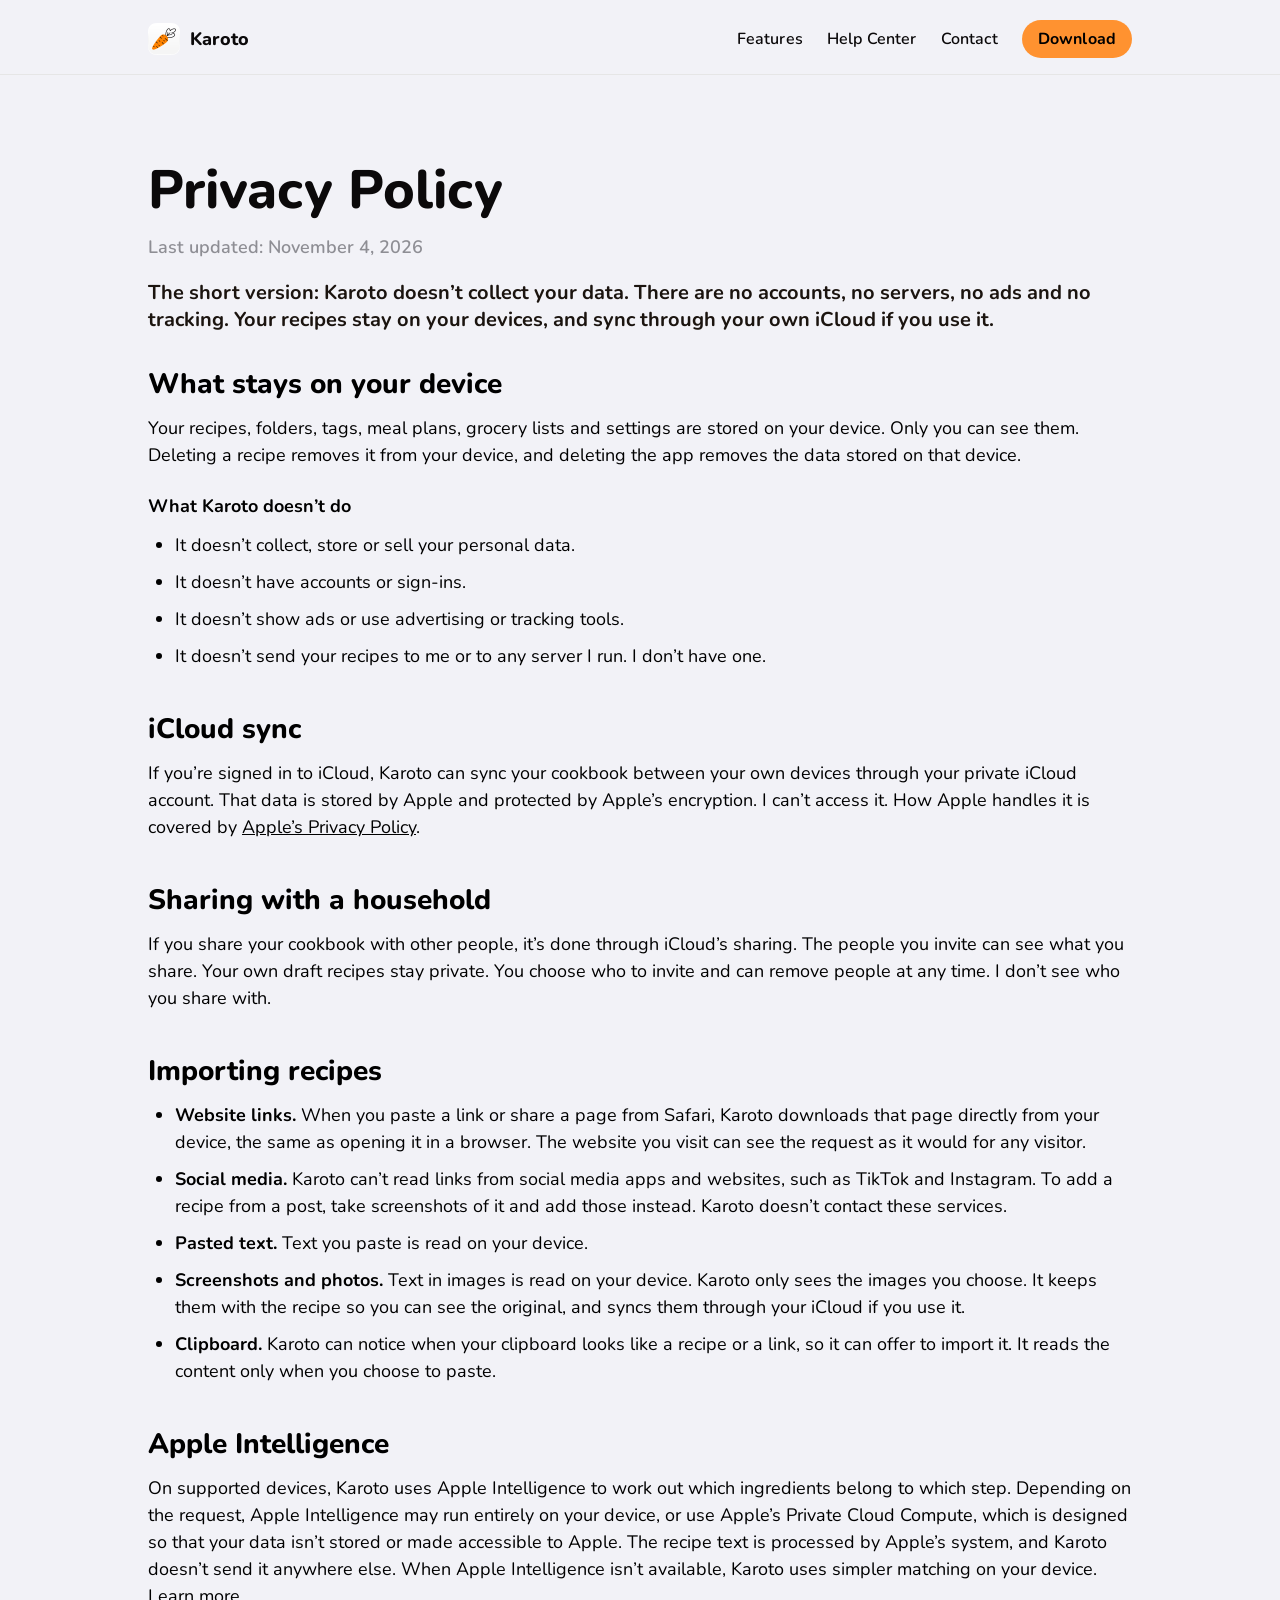
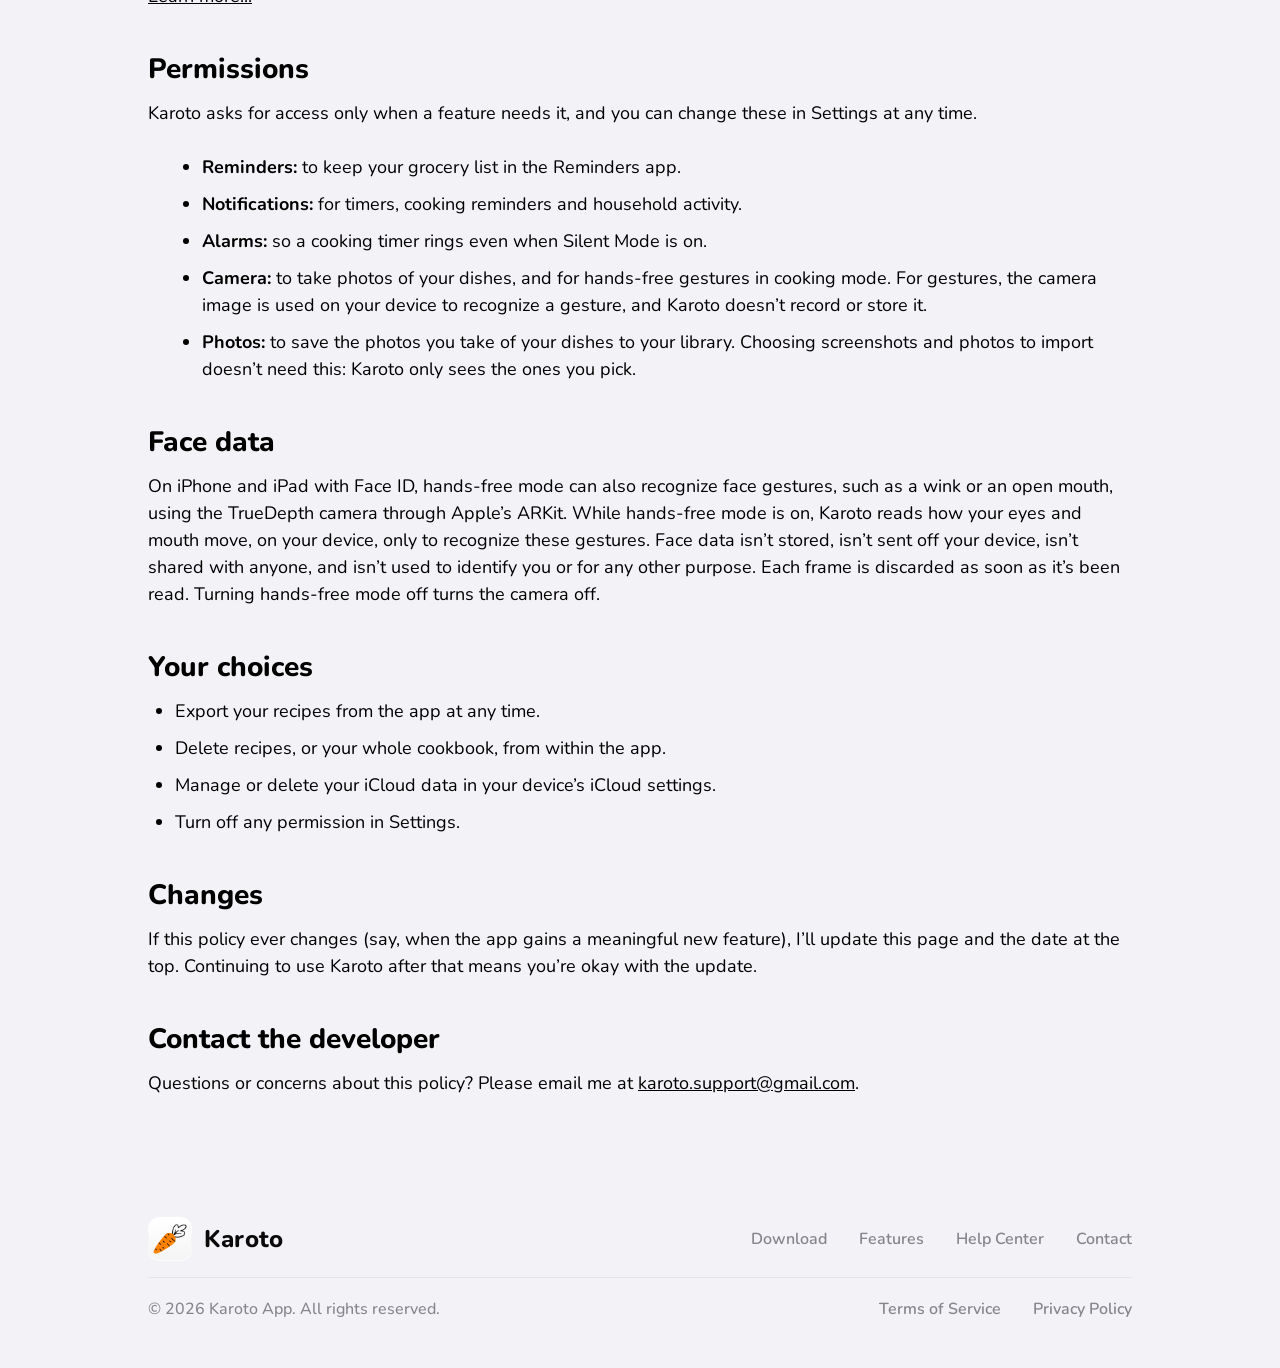
<file: privacy.html>
<!doctype html>
<html lang="en">
<head>
  <meta charset="utf-8">
  <meta name="viewport" content="width=device-width, initial-scale=1">
  <title>Privacy Policy — Karoto</title>
  <meta name="description" content="Karoto doesn't collect your data. No accounts, no servers, no ads and no tracking.">
  <link rel="icon" type="image/png" href="assets/karoto-icon.png">
  <link rel="apple-touch-icon" href="assets/karoto-icon.png">

  <link rel="preconnect" href="https://fonts.googleapis.com">
  <link rel="preconnect" href="https://fonts.gstatic.com" crossorigin>
  <link rel="stylesheet" href="https://fonts.googleapis.com/css2?family=Nunito:wght@400;500;600;700;800&display=swap">
  <link rel="stylesheet" href="css/styles.css">
</head>
<body>

  <!-- Header -->
  <header class="site-header">
    <div class="container header-row">
      <a class="brand" href="/" aria-label="Karoto home">
        <img src="assets/karoto-icon.png" alt="" width="32" height="32">
        <span>Karoto</span>
      </a>
      <nav class="header-nav" aria-label="Main">
        <a href="/#features">Features</a>
        <a href="/help">Help Center</a>
        <a href="mailto:karoto.support@gmail.com">Contact</a>
        <a class="button" href="/#download">Download</a>
      </nav>
    </div>
  </header>

  <main class="container legal">
    <div class="legal-intro">
      <div class="legal-title">
        <h1>Privacy Policy</h1>
        <p class="legal-date">Last updated: November 4, 2026</p>
      </div>
      <p class="legal-summary">The short version: Karoto doesn’t collect your data. There are no accounts, no servers, no ads and no tracking. Your recipes stay on your devices, and sync through your own iCloud if you use it.</p>
    </div>

    <div class="legal-sections">
      <div class="legal-group">
        <section>
          <h2>What stays on your device</h2>
          <p>Your recipes, folders, tags, meal plans, grocery lists and settings are stored on your device. Only you can see them. Deleting a recipe removes it from your device, and deleting the app removes the data stored on that device.</p>
        </section>
        <section class="legal-sub">
          <h3>What Karoto doesn’t do</h3>
          <ul>
            <li>It doesn’t collect, store or sell your personal data.</li>
            <li>It doesn’t have accounts or sign-ins.</li>
            <li>It doesn’t show ads or use advertising or tracking tools.</li>
            <li>It doesn’t send your recipes to me or to any server I run. I don’t have one.</li>
          </ul>
        </section>
      </div>

      <section>
        <h2>iCloud sync</h2>
        <p>If you’re signed in to iCloud, Karoto can sync your cookbook between your own devices through your private iCloud account. That data is stored by Apple and protected by Apple’s encryption. I can’t access it. How Apple handles it is covered by <a href="https://www.apple.com/legal/privacy/en-ww/" target="_blank" rel="noopener">Apple’s Privacy Policy</a>.</p>
      </section>

      <section>
        <h2>Sharing with a household</h2>
        <p>If you share your cookbook with other people, it’s done through iCloud’s sharing. The people you invite can see what you share. Your own draft recipes stay private. You choose who to invite and can remove people at any time. I don’t see who you share with.</p>
      </section>

      <section>
        <h2>Importing recipes</h2>
        <ul>
          <li><strong>Website links.</strong> When you paste a link or share a page from Safari, Karoto downloads that page directly from your device, the same as opening it in a browser. The website you visit can see the request as it would for any visitor.</li>
          <li><strong>Social media.</strong> Karoto can’t read links from social media apps and websites, such as TikTok and Instagram. To add a recipe from a post, take screenshots of it and add those instead. Karoto doesn’t contact these services.</li>
          <li><strong>Pasted text.</strong> Text you paste is read on your device.</li>
          <li><strong>Screenshots and photos.</strong> Text in images is read on your device. Karoto only sees the images you choose. It keeps them with the recipe so you can see the original, and syncs them through your iCloud if you use it.</li>
          <li><strong>Clipboard.</strong> Karoto can notice when your clipboard looks like a recipe or a link, so it can offer to import it. It reads the content only when you choose to paste.</li>
        </ul>
      </section>

      <section>
        <h2>Apple Intelligence</h2>
        <p>On supported devices, Karoto uses Apple Intelligence to work out which ingredients belong to which step. Depending on the request, Apple Intelligence may run entirely on your device, or use Apple’s Private Cloud Compute, which is designed so that your data isn’t stored or made accessible to Apple. The recipe text is processed by Apple’s system, and Karoto doesn’t send it anywhere else. When Apple Intelligence isn’t available, Karoto uses simpler matching on your device. <a href="https://support.apple.com/en-us/121115?cid=general-apple-intelligence-b3d8fc66-62028090" target="_blank" rel="noopener">Learn more...</a></p>
      </section>

      <section>
        <h2>Permissions</h2>
        <div>
          <p>Karoto asks for access only when a feature needs it, and you can change these in Settings at any time.</p>
          <ul class="legal-list-indented">
            <li><strong>Reminders:</strong> to keep your grocery list in the Reminders app.</li>
            <li><strong>Notifications:</strong> for timers, cooking reminders and household activity.</li>
            <li><strong>Alarms:</strong> so a cooking timer rings even when Silent Mode is on.</li>
            <li><strong>Camera:</strong> to take photos of your dishes, and for hands-free gestures in cooking mode. For gestures, the camera image is used on your device to recognize a gesture, and Karoto doesn’t record or store it.</li>
            <li><strong>Photos:</strong> to save the photos you take of your dishes to your library. Choosing screenshots and photos to import doesn’t need this: Karoto only sees the ones you pick.</li>
          </ul>
        </div>
      </section>

      <section>
        <h2>Face data</h2>
        <p>On iPhone and iPad with Face ID, hands-free mode can also recognize face gestures, such as a wink or an open mouth, using the TrueDepth camera through Apple’s ARKit. While hands-free mode is on, Karoto reads how your eyes and mouth move, on your device, only to recognize these gestures. Face data isn’t stored, isn’t sent off your device, isn’t shared with anyone, and isn’t used to identify you or for any other purpose. Each frame is discarded as soon as it’s been read. Turning hands-free mode off turns the camera off.</p>
      </section>

      <section>
        <h2>Your choices</h2>
        <ul>
          <li>Export your recipes from the app at any time.</li>
          <li>Delete recipes, or your whole cookbook, from within the app.</li>
          <li>Manage or delete your iCloud data in your device’s iCloud settings.</li>
          <li>Turn off any permission in Settings.</li>
        </ul>
      </section>

      <section>
        <h2>Changes</h2>
        <p>If this policy ever changes (say, when the app gains a meaningful new feature), I’ll update this page and the date at the top. Continuing to use Karoto after that means you’re okay with the update.</p>
      </section>

      <section>
        <h2>Contact the developer</h2>
        <p>Questions or concerns about this policy? Please email me at <a href="mailto:karoto.support@gmail.com">karoto.support@gmail.com</a>.</p>
      </section>
    </div>
  </main>

  <!-- Footer -->
  <footer class="site-footer">
    <div class="container">
      <div class="footer-top">
        <a class="brand brand-large" href="/" aria-label="Karoto home">
          <img src="assets/karoto-icon.png" alt="" width="44" height="44">
          <span>Karoto</span>
        </a>
        <nav class="footer-nav" aria-label="Footer">
          <a href="/#download">Download</a>
          <a href="/#features">Features</a>
          <a href="/help">Help Center</a>
          <a href="mailto:karoto.support@gmail.com">Contact</a>
        </nav>
      </div>
      <div class="separator"></div>
      <div class="footer-bottom">
        <p>© <span data-year>2026</span> Karoto App. All rights reserved.</p>
        <nav class="footer-nav" aria-label="Legal">
          <a href="/terms">Terms of Service</a>
          <a href="/privacy" aria-current="page">Privacy Policy</a>
        </nav>
      </div>
    </div>
  </footer>

  <script src="js/main.js"></script>
</body>
</html>
</file>
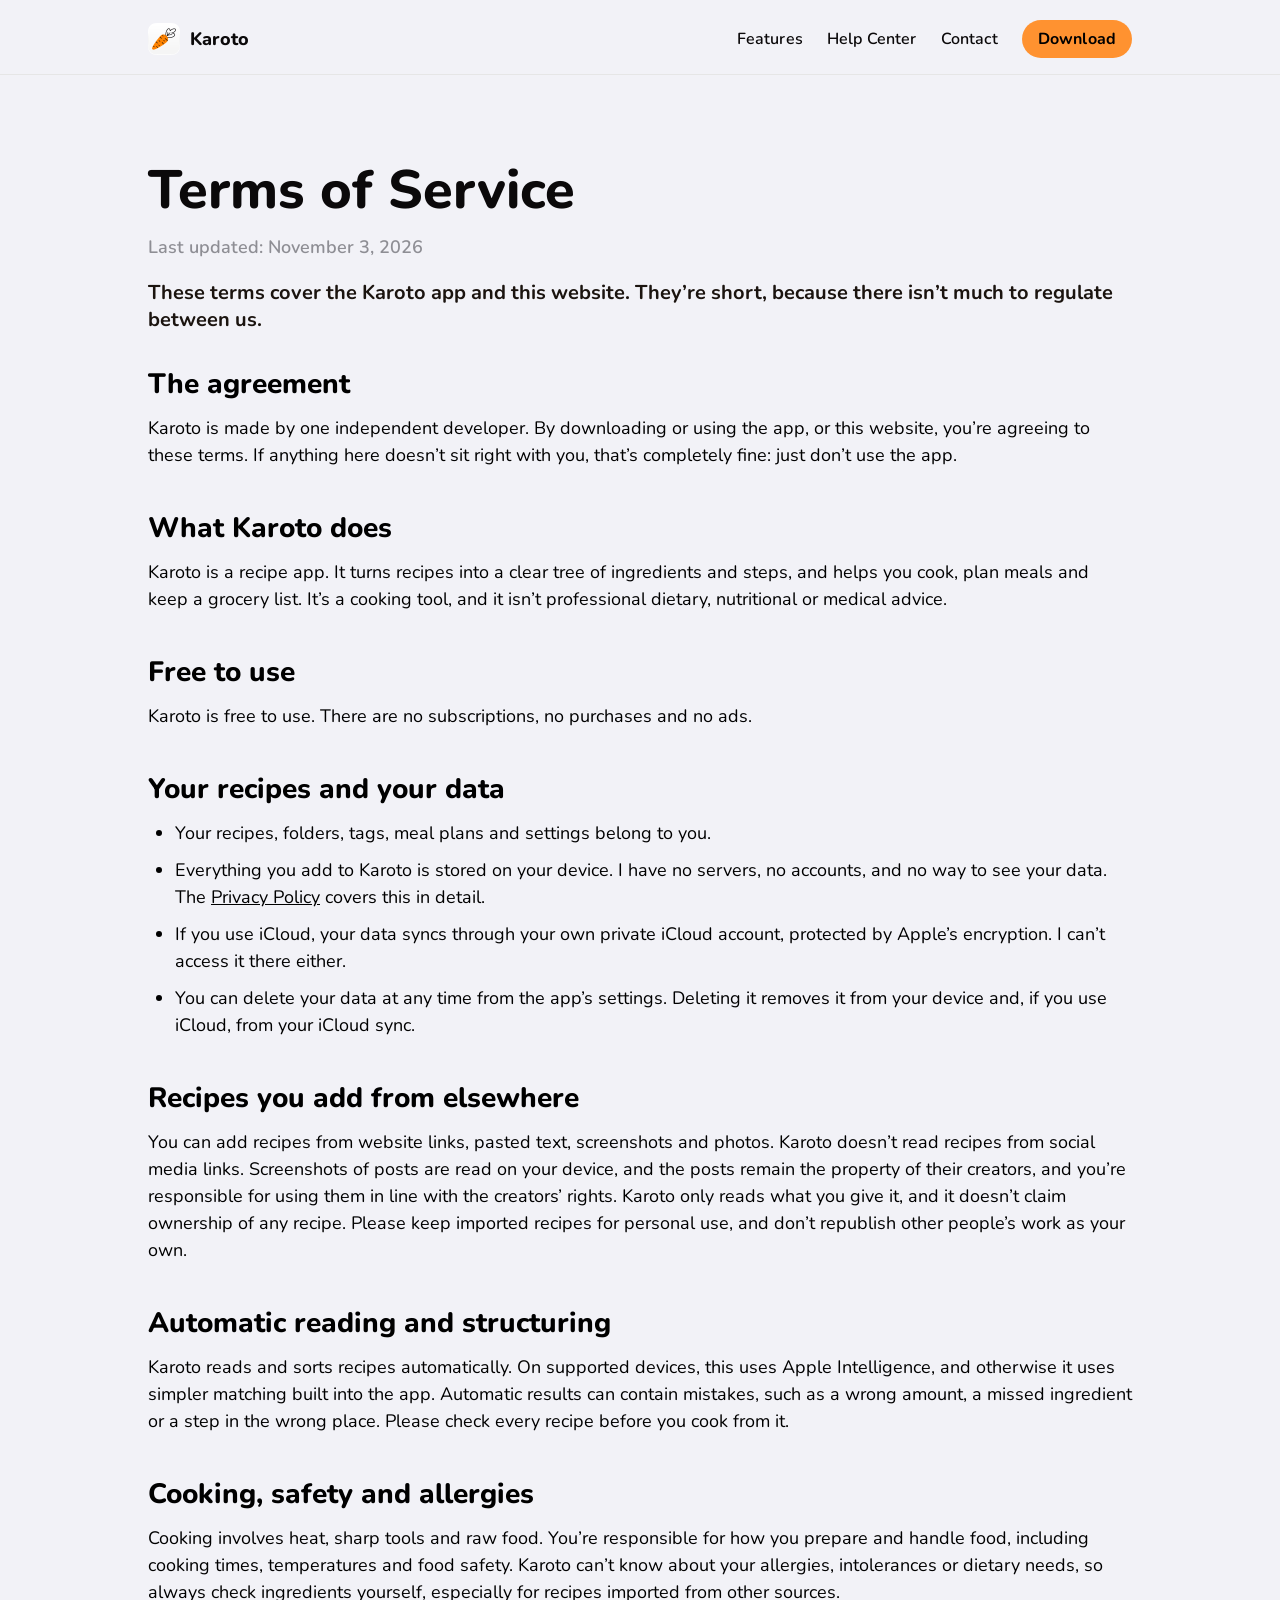
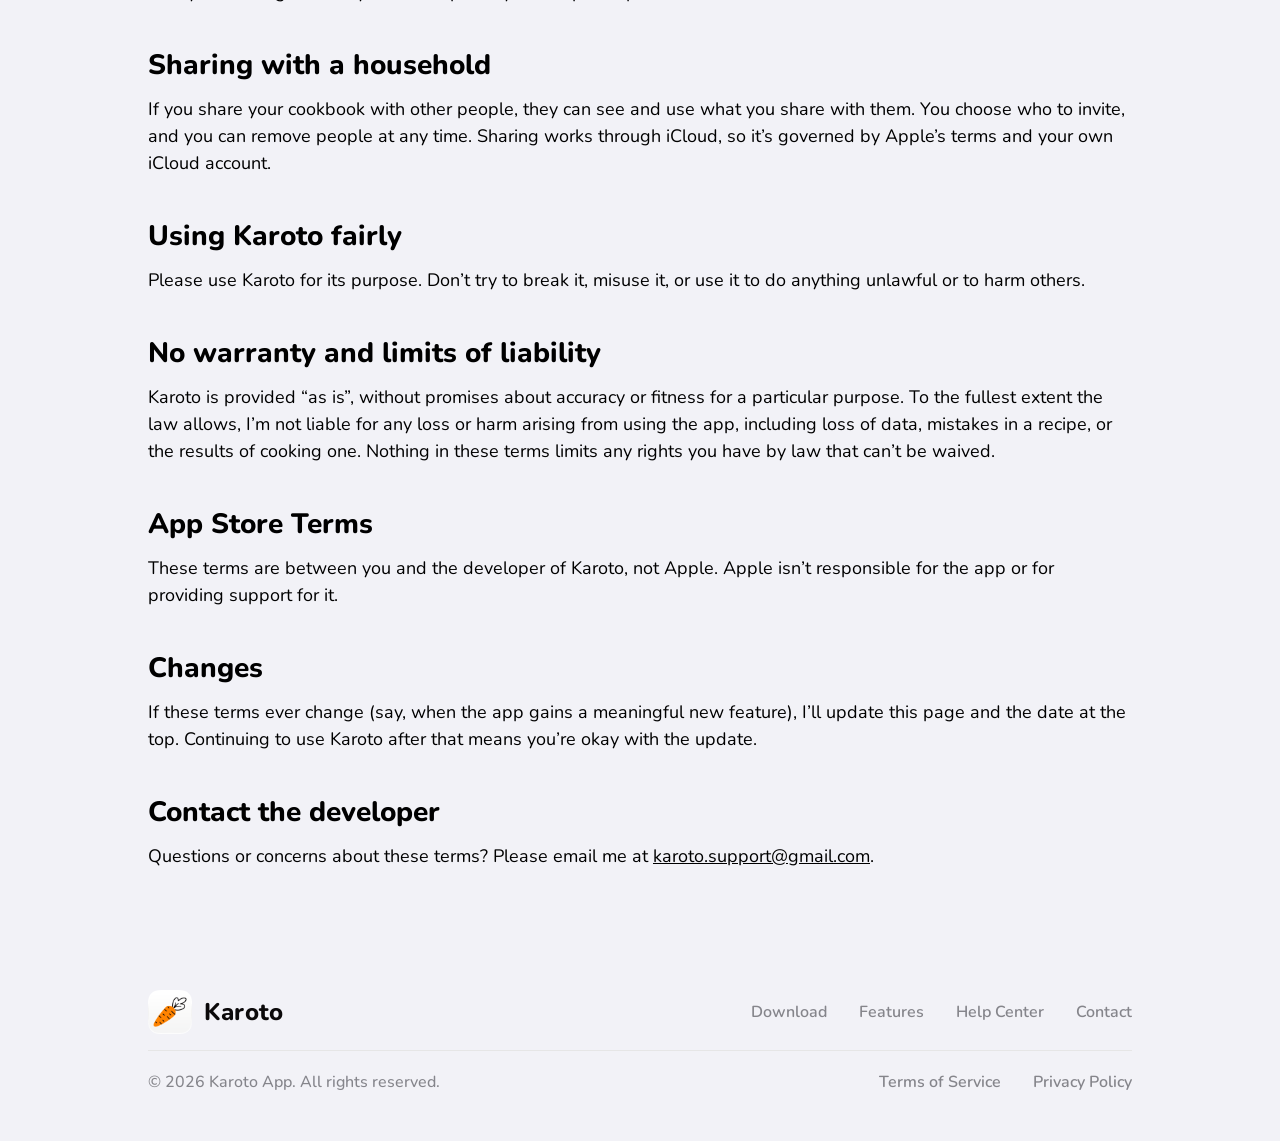
<file: terms.html>
<!doctype html>
<html lang="en">
<head>
  <meta charset="utf-8">
  <meta name="viewport" content="width=device-width, initial-scale=1">
  <title>Terms of Service — Karoto</title>
  <meta name="description" content="The terms for using the Karoto app and website.">
  <link rel="icon" type="image/png" href="assets/karoto-icon.png">
  <link rel="apple-touch-icon" href="assets/karoto-icon.png">

  <link rel="preconnect" href="https://fonts.googleapis.com">
  <link rel="preconnect" href="https://fonts.gstatic.com" crossorigin>
  <link rel="stylesheet" href="https://fonts.googleapis.com/css2?family=Nunito:wght@400;500;600;700;800&display=swap">
  <link rel="stylesheet" href="css/styles.css">
</head>
<body>

  <!-- Header -->
  <header class="site-header">
    <div class="container header-row">
      <a class="brand" href="/" aria-label="Karoto home">
        <img src="assets/karoto-icon.png" alt="" width="32" height="32">
        <span>Karoto</span>
      </a>
      <nav class="header-nav" aria-label="Main">
        <a href="/#features">Features</a>
        <a href="/help">Help Center</a>
        <a href="mailto:karoto.support@gmail.com">Contact</a>
        <a class="button" href="/#download">Download</a>
      </nav>
    </div>
  </header>

  <main class="container legal">
    <div class="legal-intro">
      <div class="legal-title">
        <h1>Terms of Service</h1>
        <p class="legal-date">Last updated: November 3, 2026</p>
      </div>
      <p class="legal-summary">These terms cover the Karoto app and this website. They’re short, because there isn’t much to regulate between us.</p>
    </div>

    <div class="legal-sections">
      <section>
        <h2>The agreement</h2>
        <p>Karoto is made by one independent developer. By downloading or using the app, or this website, you’re agreeing to these terms. If anything here doesn’t sit right with you, that’s completely fine: just don’t use the app.</p>
      </section>

      <section>
        <h2>What Karoto does</h2>
        <p>Karoto is a recipe app. It turns recipes into a clear tree of ingredients and steps, and helps you cook, plan meals and keep a grocery list. It’s a cooking tool, and it isn’t professional dietary, nutritional or medical advice.</p>
      </section>

      <section>
        <h2>Free to use</h2>
        <p>Karoto is free to use. There are no subscriptions, no purchases and no ads.</p>
      </section>

      <section>
        <h2>Your recipes and your data</h2>
        <ul>
          <li>Your recipes, folders, tags, meal plans and settings belong to you.</li>
          <li>Everything you add to Karoto is stored on your device. I have no servers, no accounts, and no way to see your data. The <a href="/privacy">Privacy Policy</a> covers this in detail.</li>
          <li>If you use iCloud, your data syncs through your own private iCloud account, protected by Apple’s encryption. I can’t access it there either.</li>
          <li>You can delete your data at any time from the app’s settings. Deleting it removes it from your device and, if you use iCloud, from your iCloud sync.</li>
        </ul>
      </section>

      <section>
        <h2>Recipes you add from elsewhere</h2>
        <p>You can add recipes from website links, pasted text, screenshots and photos. Karoto doesn’t read recipes from social media links. Screenshots of posts are read on your device, and the posts remain the property of their creators, and you’re responsible for using them in line with the creators’ rights. Karoto only reads what you give it, and it doesn’t claim ownership of any recipe. Please keep imported recipes for personal use, and don’t republish other people’s work as your own.</p>
      </section>

      <section>
        <h2>Automatic reading and structuring</h2>
        <p>Karoto reads and sorts recipes automatically. On supported devices, this uses Apple Intelligence, and otherwise it uses simpler matching built into the app. Automatic results can contain mistakes, such as a wrong amount, a missed ingredient or a step in the wrong place. Please check every recipe before you cook from it.</p>
      </section>

      <section>
        <h2>Cooking, safety and allergies</h2>
        <p>Cooking involves heat, sharp tools and raw food. You’re responsible for how you prepare and handle food, including cooking times, temperatures and food safety. Karoto can’t know about your allergies, intolerances or dietary needs, so always check ingredients yourself, especially for recipes imported from other sources.</p>
      </section>

      <section>
        <h2>Sharing with a household</h2>
        <p>If you share your cookbook with other people, they can see and use what you share with them. You choose who to invite, and you can remove people at any time. Sharing works through iCloud, so it’s governed by Apple’s terms and your own iCloud account.</p>
      </section>

      <section>
        <h2>Using Karoto fairly</h2>
        <p>Please use Karoto for its purpose. Don’t try to break it, misuse it, or use it to do anything unlawful or to harm others.</p>
      </section>

      <section>
        <h2>No warranty and limits of liability</h2>
        <p>Karoto is provided “as is”, without promises about accuracy or fitness for a particular purpose. To the fullest extent the law allows, I’m not liable for any loss or harm arising from using the app, including loss of data, mistakes in a recipe, or the results of cooking one. Nothing in these terms limits any rights you have by law that can’t be waived.</p>
      </section>

      <section>
        <h2>App Store Terms</h2>
        <p>These terms are between you and the developer of Karoto, not Apple. Apple isn’t responsible for the app or for providing support for it.</p>
      </section>

      <section>
        <h2>Changes</h2>
        <p>If these terms ever change (say, when the app gains a meaningful new feature), I’ll update this page and the date at the top. Continuing to use Karoto after that means you’re okay with the update.</p>
      </section>

      <section>
        <h2>Contact the developer</h2>
        <p>Questions or concerns about these terms? Please email me at <a href="mailto:karoto.support@gmail.com">karoto.support@gmail.com</a>.</p>
      </section>
    </div>
  </main>

  <!-- Footer -->
  <footer class="site-footer">
    <div class="container">
      <div class="footer-top">
        <a class="brand brand-large" href="/" aria-label="Karoto home">
          <img src="assets/karoto-icon.png" alt="" width="44" height="44">
          <span>Karoto</span>
        </a>
        <nav class="footer-nav" aria-label="Footer">
          <a href="/#download">Download</a>
          <a href="/#features">Features</a>
          <a href="/help">Help Center</a>
          <a href="mailto:karoto.support@gmail.com">Contact</a>
        </nav>
      </div>
      <div class="separator"></div>
      <div class="footer-bottom">
        <p>© <span data-year>2026</span> Karoto App. All rights reserved.</p>
        <nav class="footer-nav" aria-label="Legal">
          <a href="/terms" aria-current="page">Terms of Service</a>
          <a href="/privacy">Privacy Policy</a>
        </nav>
      </div>
    </div>
  </footer>

  <script src="js/main.js"></script>
</body>
</html>
</file>
<file: css/styles.css>
/* Karoto — main page. Measurements from the Figma "Main page" frame (1280 wide,
   a 984 column with 148 either side). */

:root {
  --bg: #f2f2f7;
  --surface: #ffffff;
  --text: #0b090a;
  --secondary: rgba(60, 60, 67, 0.6);
  --accent: #ff9230;
  --accent-wash: rgba(255, 146, 48, 0.2);
  --separator: #e6e6e6;
  --radius-card: 20px;
  --column: 984px;
  --font: "Nunito", ui-rounded, "SF Pro Rounded", system-ui, sans-serif;
  color-scheme: light;
}

*,
*::before,
*::after { box-sizing: border-box; }

html { scroll-behavior: smooth; }

body {
  margin: 0;
  background: var(--bg);
  color: var(--text);
  font-family: var(--font);
  font-weight: 500;
  line-height: normal;
  -webkit-font-smoothing: antialiased;
  overflow-x: hidden;
}

img { display: block; max-width: 100%; }
[hidden] { display: none !important; }
h1, h2, h3, p { margin: 0; }
a { color: inherit; text-decoration: none; }

.container {
  width: min(var(--column), calc(100% - 32px));
  margin-inline: auto;
}

/* ---------- Header ---------- */

.site-header {
  padding-top: 20px;
  border-bottom: 1px solid var(--separator);
}

.header-row {
  display: flex;
  align-items: center;
  justify-content: space-between;
  gap: 16px;
  padding-bottom: 16px;
}

.brand {
  display: flex;
  align-items: center;
  gap: 10px;
  font-size: 18px;
  font-weight: 800;
  letter-spacing: 0.18px;
}
.brand img { width: 32px; height: 32px; }

.header-nav {
  display: flex;
  align-items: center;
  gap: 24px;
  font-size: 16px;
  font-weight: 600;
  letter-spacing: 0.16px;
}
.header-nav a:not(.button):hover { color: var(--accent); }

.button {
  display: inline-flex;
  align-items: center;
  justify-content: center;
  padding: 8px 16px;
  border-radius: 40px;
  background: var(--accent);
  color: #000;
  font-weight: 700;
  transition: filter 0.15s;
}
.button:hover { filter: brightness(1.06); }

/* ---------- Type ---------- */

.display {
  font-size: clamp(40px, 6vw, 64px);
  font-weight: 800;
}

.eyebrow {
  font-size: 24px;
  font-weight: 700;
}

.title {
  font-size: clamp(34px, 5vw, 54px);
  font-weight: 800;
}

.lead {
  font-size: 20px;
  font-weight: 500;
  color: var(--secondary);
}

.caption {
  font-size: 16px;
  font-weight: 500;
  color: var(--secondary);
}

/* ---------- Hero ---------- */

.hero {
  padding-top: 32px;
  display: flex;
  flex-direction: column;
  align-items: center;
}

.hero-text {
  display: flex;
  flex-direction: column;
  align-items: center;
  gap: 8px;
  text-align: center;
}

.hero-lead { max-width: 743px; }

/* Three phones, the middle one in front. */
.hero-frames {
  position: relative;
  width: min(557px, calc(100% - 32px));
  aspect-ratio: 557 / 510.92;
  margin-top: 48px;
}
.hero-frames .phone { position: absolute; }
.hero-right { left: 61.939%; top: 6.655%; width: 38.061%; height: 90.213%; }
.hero-left { left: 0; top: 6.655%; width: 38.061%; height: 90.213%; }
.hero-middle { left: 28.905%; top: 0; width: 42.191%; height: 100%; }

.download {
  display: flex;
  flex-direction: column;
  align-items: center;
  gap: 16px;
  margin-top: 48px;
}
.download.download-left { align-items: flex-start; margin-top: 0; }

.app-store-badge img { width: 119.664px; height: 40px; }

/* ---------- Device frames ---------- */

/* A screenshot with its bezel drawn over it, a little larger. */
.phone { position: relative; }
.phone .screen,
.device-ipad .screen,
.device-mac .screen,
.device-iphone .screen {
  width: 100%;
  height: 100%;
  object-fit: cover;
}
/* The screen's own rounded corners, so none pokes past the frame when large. */
.phone .screen { border-radius: 14% / 6.44%; }

.phone .bezel,
.device-iphone .bezel {
  position: absolute;
  left: 50%;
  top: 50%;
  width: 111.94%;
  height: 105.263%;
  max-width: none;
  transform: translate(-50%, -50%);
  pointer-events: none;
}

/* ---------- Sections ---------- */

.sections {
  margin-top: 120px;
  display: flex;
  flex-direction: column;
  gap: 140px;
}

.section-stack {
  display: flex;
  flex-direction: column;
  gap: 140px;
}

.stack-156 {
  display: flex;
  flex-direction: column;
  gap: 156px;
}

.feature-section {
  display: flex;
  flex-direction: column;
  gap: 56px;
}

.section-head {
  display: flex;
  flex-direction: column;
  max-width: 730px;
}
.section-head .title { margin-top: 4px; }
.section-head .lead { margin-top: 8px; }
.section-head-wide { max-width: none; }
.lead-narrow { max-width: 675px; }
.lead-devices { max-width: 732px; }

.grid {
  display: grid;
  gap: 24px;
}
.grid-3 { grid-template-columns: repeat(3, 1fr); }
.grid-2 { grid-template-columns: repeat(2, 1fr); gap: 32px; }
.grid-more { row-gap: 72px; }

.feature {
  display: flex;
  flex-direction: column;
  gap: 32px;
}

.feature-text {
  display: flex;
  flex-direction: column;
  gap: 4px;
  font-size: 18px;
}
.feature-text h3 { font-size: 20px; font-weight: 700; }
.feature-text p { font-weight: 500; color: var(--secondary); }

.card {
  background: var(--surface);
  border-radius: var(--radius-card);
}

/* A card showing the app: the phone centred, cropped where it runs off. */
.shot {
  position: relative;
  height: 480px;
  overflow: hidden;
  /* Clipped, never scrolled: focusing a phone that runs past the edge would
     otherwise scroll the card to it, and leave it there. */
  overflow: clip;
}
.shot > .phone,
.shot > .widget {
  position: absolute;
}
.shot-square { height: 476px; }

.phone-card {
  width: 190px;
  height: 413.085px;
  left: 50%;
  top: calc(50% - 0.46px);
  transform: translate(-50%, -50%);
}

/* Cook Mode's screenshots sit a little shorter in the frame. */
.phone-cook { height: 406px; top: 50%; }
.phone-cook .bezel { width: 110.173%; height: 105.409%; }

.phone-large {
  width: 325px;
  height: 706.592px;
  left: calc(50% + 0.5px);
  transform: translate(-50%, -50%);
}
.phone-show-bottom { top: calc(50% - 187.7px); }
.phone-show-top { top: calc(50% + 187.3px); }

.phone-live { transform: translate(-50%, -50%); }
.live-1 { width: 228px; height: 495.701px; left: 50%; top: calc(50% - 297.15px); }
.live-2 { width: 227px; height: 493.527px; left: calc(50% + 0.5px); top: calc(50% + 295.76px); }

/* The widget, cut from a Home Screen screenshot and tilted. */
.widget {
  width: 176px;
  height: 175px;
  border-radius: 29.67px;
  overflow: hidden;
  box-shadow: 0 0 20.23px 1.349px rgba(0, 0, 0, 0.25);
}
.widget img { position: absolute; max-width: none; }
.widget-1 {
  height: 175.326px;
  left: calc(50% - 127.05px);
  top: 49.975px;
  transform: rotate(-4deg);
}
.widget-1 img { width: 247.13%; height: 537.69%; left: -16.86%; top: -49.23%; }
.widget-2 {
  left: calc(50% - 51px);
  top: 262.05px;
  transform: rotate(5deg);
}
.widget-2 img { width: 248.08%; height: 539.77%; left: -17.11%; top: -49.46%; }

/* ---------- Screenshots that open large ---------- */

[data-zoom] {
  cursor: zoom-in;
  transition: transform 0.2s ease;
}
/* Lifted a little on hover, on top of each one's own placing. */
.shot > .phone[data-zoom]:hover { transform: translate(-50%, calc(-50% - 6px)); }
.widget-1[data-zoom]:hover { transform: rotate(-4deg) translateY(-6px); }
.widget-2[data-zoom]:hover { transform: rotate(5deg) translateY(-6px); }
[data-zoom]:focus-visible {
  outline: 3px solid var(--accent);
  outline-offset: 6px;
  border-radius: 28px;
}

.lightbox-open { overflow: hidden; }

.lightbox {
  position: fixed;
  inset: 0;
  z-index: 100;
  display: flex;
  align-items: center;
  justify-content: center;
  gap: 32px;
  padding: 24px;
  background: rgba(11, 9, 10, 0.72);
  -webkit-backdrop-filter: blur(12px);
  backdrop-filter: blur(12px);
  opacity: 0;
  transition: opacity 0.2s ease;
}
.lightbox.is-visible { opacity: 1; }

.lightbox-figure {
  margin: 0;
  display: flex;
  flex-direction: column;
  align-items: center;
  gap: 20px;
  transform: scale(0.96);
  transition: transform 0.25s ease;
}
.lightbox.is-visible .lightbox-figure { transform: none; }

/* The screenshot at its own 1290 × 2796, as tall as the window allows. */
.lightbox-phone {
  height: min(calc(100vh - 140px), 820px);
  height: min(calc(100dvh - 140px), 820px);
  aspect-ratio: 190 / 413.085;
}

.lightbox-caption {
  font-size: 18px;
  font-weight: 700;
  color: #fff;
  text-align: center;
}

.lightbox-button {
  display: grid;
  place-items: center;
  flex-shrink: 0;
  width: 48px;
  height: 48px;
  border: 0;
  border-radius: 50%;
  background: rgba(255, 255, 255, 0.16);
  color: #fff;
  font-size: 22px;
  cursor: pointer;
  transition: background 0.15s;
}
.lightbox-button:hover { background: rgba(255, 255, 255, 0.28); }
.lightbox-button:focus-visible { outline: 3px solid var(--accent); outline-offset: 2px; }

.lightbox-close {
  position: absolute;
  top: 20px;
  right: 20px;
}

@media (max-width: 640px) {
  .lightbox { gap: 8px; padding: 16px 8px; }
  .lightbox-prev,
  .lightbox-next { width: 40px; height: 40px; }
  .lightbox-phone {
    height: auto;
    width: min(calc(100vw - 120px), calc((100dvh - 160px) * 0.46));
  }
}

@media (prefers-reduced-motion: reduce) {
  [data-zoom],
  .lightbox,
  .lightbox-figure { transition: none; }
}

/* ---------- And more ---------- */

.mini {
  display: flex;
  flex-direction: column;
  gap: 20px;
}

.badge-icon {
  display: grid;
  place-items: center;
  width: 44px;
  height: 44px;
  border-radius: 50%;
  background: var(--tint);
  color: #fff;
  font-size: 24px;
}

/* ---------- Devices ---------- */

.devices-section { gap: 72px; }

/* The Mac's bezel reaches 9.25% of the group's width past its left edge, so
   on narrow screens the group shrinks and moves right to keep it in. */
.devices {
  position: relative;
  width: min(875px, 91.53%);
  aspect-ratio: 875 / 447.856;
  margin-left: max(calc((100% - 875px) / 2), 8.47%);
}
.devices > div { position: absolute; }

/* The iPad stands upright: its landscape bezel turned a quarter. */
.device-ipad { left: 51.657%; top: 0; width: 34.286%; height: 97.186%; }
.device-ipad .bezel {
  position: absolute;
  left: 50%;
  top: 50%;
  width: 158.27%;
  height: 77.69%;
  max-width: none;
  transform: translate(-50%, -50%) rotate(90deg);
  pointer-events: none;
}

.device-mac { left: 0; top: 13.84%; width: 60.8%; height: 77.15%; }
.device-mac .bezel {
  position: absolute;
  left: -15.21%;
  top: -15.27%;
  width: 130.42%;
  height: 130.54%;
  max-width: none;
  pointer-events: none;
}

.device-iphone { left: 84.343%; top: 33.493%; width: 15.657%; height: 66.507%; }
.device-iphone .screen { border-radius: 12px; }

/* ---------- Free, private, and yours ---------- */

.privacy {
  display: flex;
  flex-direction: column;
  gap: 16px;
}

.promise {
  min-height: 276px;
  padding: 24px;
  display: flex;
  flex-direction: column;
  gap: 32px;
}
.promise-icon { font-size: 40px; color: var(--accent); }
.promise .feature-text p { font-size: 18px; }

.footnote {
  font-size: 16px;
  color: var(--secondary);
}
.footnote a {
  color: var(--accent);
  text-decoration: underline;
  text-underline-position: from-font;
}

/* ---------- FAQ ---------- */

.faq {
  display: flex;
  flex-direction: column;
  gap: 16px;
}

.faq-item {
  display: flex;
  flex-direction: column;
  padding-bottom: 16px;
  border-bottom: 1px solid var(--separator);
}
.faq-item:last-child { padding-bottom: 0; border-bottom: 0; }

.faq-item summary {
  display: flex;
  align-items: center;
  justify-content: space-between;
  gap: 16px;
  font-size: 20px;
  font-weight: 700;
  cursor: pointer;
  list-style: none;
}
.faq-item summary::-webkit-details-marker { display: none; }
.faq-item summary i { font-size: 24px; flex-shrink: 0; }
.faq-item .faq-open { display: none; }
.faq-item[open] .faq-open { display: block; }
.faq-item[open] .faq-closed { display: none; }

.faq-item p {
  margin-top: 12px;
  padding-right: 24px;
  font-size: 20px;
  color: var(--secondary);
}

.more-link {
  display: inline-flex;
  align-items: center;
  gap: 10px;
  align-self: flex-start;
  font-size: 20px;
  font-weight: 700;
  color: var(--accent);
}
.more-link i { font-size: 24px; }
.more-link:hover { text-decoration: underline; }

/* ---------- Download band ---------- */

.cta {
  height: 552px;
  overflow: hidden;
  background: var(--accent-wash);
}

.cta-inner {
  position: relative;
  height: 100%;
}

.cta-text {
  position: absolute;
  left: 0;
  top: calc(50% + 0.5px);
  transform: translateY(-50%);
  width: 510px;
  display: flex;
  flex-direction: column;
  gap: 32px;
}
.cta-text .section-head { max-width: none; }

.cta-phone {
  position: absolute;
  left: 588px;
  top: 88.14px;
}
.cta-phone .phone { width: 334px; height: 726.159px; }

/* ---------- Footer ---------- */

.site-footer {
  margin-top: 120px;
  padding-bottom: 48px;
}

.footer-top {
  display: flex;
  align-items: center;
  justify-content: space-between;
  gap: 16px;
  padding-bottom: 16px;
}

.brand-large {
  gap: 12px;
  font-size: 24px;
  letter-spacing: 0.24px;
}
.brand-large img { width: 44px; height: 44px; }

.footer-nav {
  display: flex;
  flex-wrap: wrap;
  gap: 32px;
  font-size: 16px;
  font-weight: 600;
  color: var(--secondary);
}
.footer-nav a:hover { color: var(--text); }

.separator { border-top: 1px solid var(--separator); }

.footer-bottom {
  display: flex;
  align-items: center;
  justify-content: space-between;
  gap: 16px;
  margin-top: 20px;
  font-size: 16px;
  color: var(--secondary);
}

/* ---------- Legal pages ---------- */

.legal {
  padding-top: 78px;
  display: flex;
  flex-direction: column;
  gap: 32px;
}

.legal-intro {
  display: flex;
  flex-direction: column;
  gap: 20px;
}

.legal-title {
  display: flex;
  flex-direction: column;
  gap: 8px;
}
.legal-title h1 {
  font-size: clamp(38px, 5vw, 54px);
  font-weight: 800;
}

.legal-date {
  font-size: 18px;
  font-weight: 600;
  color: rgba(60, 60, 67, 0.55);
}

.legal-summary {
  font-size: 20px;
  font-weight: 700;
  color: #1b140f;
}

.legal-sections {
  display: flex;
  flex-direction: column;
  gap: 40px;
  color: #000;
}

.legal-sections section {
  display: flex;
  flex-direction: column;
  gap: 12px;
}

.legal-sections h2 {
  font-size: 28px;
  font-weight: 800;
}

.legal-sections p,
.legal-sections li {
  font-size: 18px;
  font-weight: 400;
  line-height: 27px;
}

.legal-sections ul {
  margin: 0;
  padding-left: 27px;
}
.legal-sections li + li { margin-top: 10px; }

.legal-sections strong { font-weight: 700; }

/* A section and the short list under it, closer together. */
.legal-group {
  display: flex;
  flex-direction: column;
  gap: 24px;
}

.legal-sub { gap: 10px; }
.legal-sub h3 {
  font-size: 18px;
  font-weight: 700;
  line-height: 27px;
}

/* A list under an introduction, a line below it and indented further. */
.legal-sections .legal-list-indented {
  margin-top: 27px;
  padding-left: 54px;
}

.legal-sections a {
  text-decoration: underline;
  text-underline-position: from-font;
}
.legal-sections a:hover { color: var(--accent); }

/* ---------- Help Center ---------- */

.help {
  width: min(720px, calc(100% - 32px));
  margin-inline: auto;
  padding-top: 78px;
  display: flex;
  flex-direction: column;
  gap: 64px;
}

.help-top {
  display: flex;
  flex-direction: column;
  align-items: center;
  gap: 48px;
}

.help-intro {
  display: flex;
  flex-direction: column;
  gap: 8px;
  text-align: center;
}
.help-intro h1 {
  font-size: clamp(38px, 5vw, 54px);
  font-weight: 800;
}
.help-intro p {
  font-size: 20px;
  font-weight: 600;
  color: var(--secondary);
}

/* The search field sits 40 below the intro, the chips 48 below it. */
.help-search {
  display: flex;
  align-items: center;
  gap: 12px;
  width: 100%;
  height: 48px;
  margin-top: -8px;
  padding: 13px 21px;
  background: var(--surface);
  border: 1px solid rgba(27, 20, 15, 0.08);
  border-radius: 9999px;
  cursor: text;
}
.help-search i { font-size: 19px; color: rgba(60, 60, 67, 0.45); }
.help-search input {
  flex: 1;
  min-width: 0;
  border: 0;
  outline: 0;
  background: transparent;
  font: inherit;
  font-size: 16px;
  font-weight: 600;
  color: var(--text);
}
.help-search input::placeholder { color: rgba(60, 60, 67, 0.45); }
.help-search:focus-within { border-color: var(--accent); }

.chips {
  display: flex;
  flex-wrap: wrap;
  justify-content: center;
  gap: 16px;
  max-width: 618px;
}

.chip {
  padding: 8px 16px;
  border: 1px solid #000;
  border-radius: 20px;
  background: transparent;
  color: var(--text);
  font: inherit;
  font-size: 16px;
  font-weight: 500;
  cursor: pointer;
}
.chip:hover { background: rgba(0, 0, 0, 0.05); }
.chip.is-active {
  background: var(--text);
  border-color: var(--text);
  color: #fff;
}

.help-sections {
  display: flex;
  flex-direction: column;
  gap: 56px;
}

.help-section {
  display: flex;
  flex-direction: column;
  gap: 20px;
  scroll-margin-top: 24px;
}
.help-section h2,
.help-contact h2 {
  font-size: 24px;
  font-weight: 700;
}

.help-section .faq-item:not([hidden]):last-of-type { padding-bottom: 0; border-bottom: 0; }
.help-section .faq-item a,
.help-empty a,
.help-contact a {
  color: var(--accent);
  text-decoration: underline;
  text-underline-position: from-font;
}

.help-empty {
  font-size: 20px;
  color: var(--secondary);
  text-align: center;
}

.help-contact {
  display: flex;
  flex-direction: column;
  gap: 8px;
  padding: 24px;
  background: var(--surface);
  border-radius: var(--radius-card);
}
.help-contact p {
  font-size: 20px;
  color: var(--secondary);
}

/* ---------- Smaller screens ---------- */

@media (max-width: 900px) {
  .grid-3,
  .grid-2 { grid-template-columns: 1fr; }
  /* Stacked, each card sits close to its own text and apart from the next. */
  .grid-3,
  .grid-2 { row-gap: 64px; }
  .grid-more { row-gap: 48px; }
  .feature { gap: 16px; }
  .sections,
  .section-stack { gap: 96px; }
  .stack-156 { gap: 96px; }

  .cta { height: auto; }
  .cta-inner { height: auto; padding-top: 64px; }
  .cta-text {
    position: static;
    transform: none;
    width: auto;
    align-items: center;
    text-align: center;
  }
  .download.download-left { align-items: center; }
  .cta-phone {
    position: relative;
    left: auto;
    top: auto;
    height: 400px;
    margin-top: 40px;
    /* Room above for the frame, which stands a little proud of the screen. */
    padding-top: 20px;
    overflow: hidden;
  }
  .cta-phone .phone { width: 260px; height: 565.3px; margin-inline: auto; }

  .footer-top,
  .footer-bottom { flex-direction: column; align-items: flex-start; }
}

@media (max-width: 640px) {
  .header-nav a:not(.button) { display: none; }
  .hero { padding-top: 32px; }
  .legal,
  .help { padding-top: 48px; }
  .chips { gap: 10px; }
  .help-contact p { font-size: 18px; }
  .legal-sections h2 { font-size: 24px; }
  .hero-frames { margin-top: 32px; }
  .download { margin-top: 32px; }
  .eyebrow { font-size: 20px; }
  .lead,
  .feature-text,
  .feature-text h3,
  .faq-item summary,
  .faq-item p,
  .more-link,
  .footer-nav,
  .footer-bottom { font-size: 18px; }
  .footer-nav { gap: 20px; }
}
</file>
